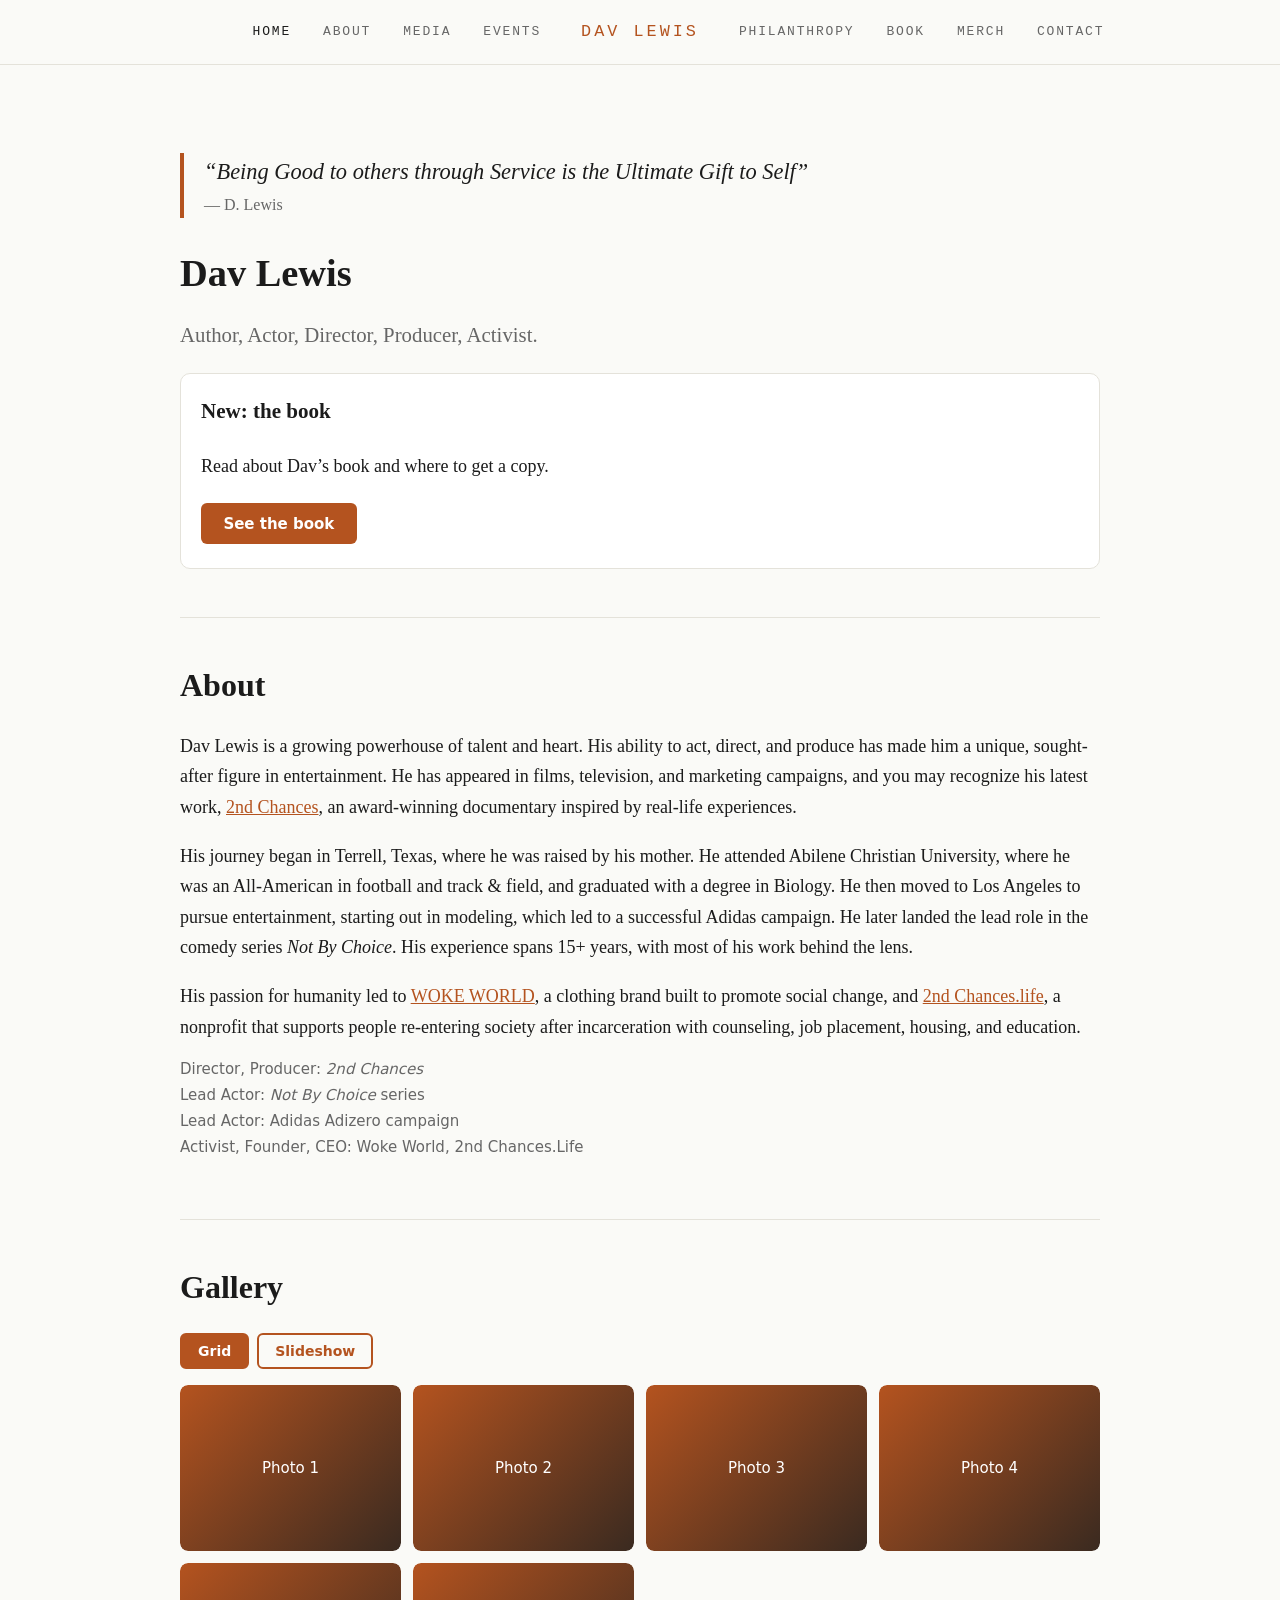
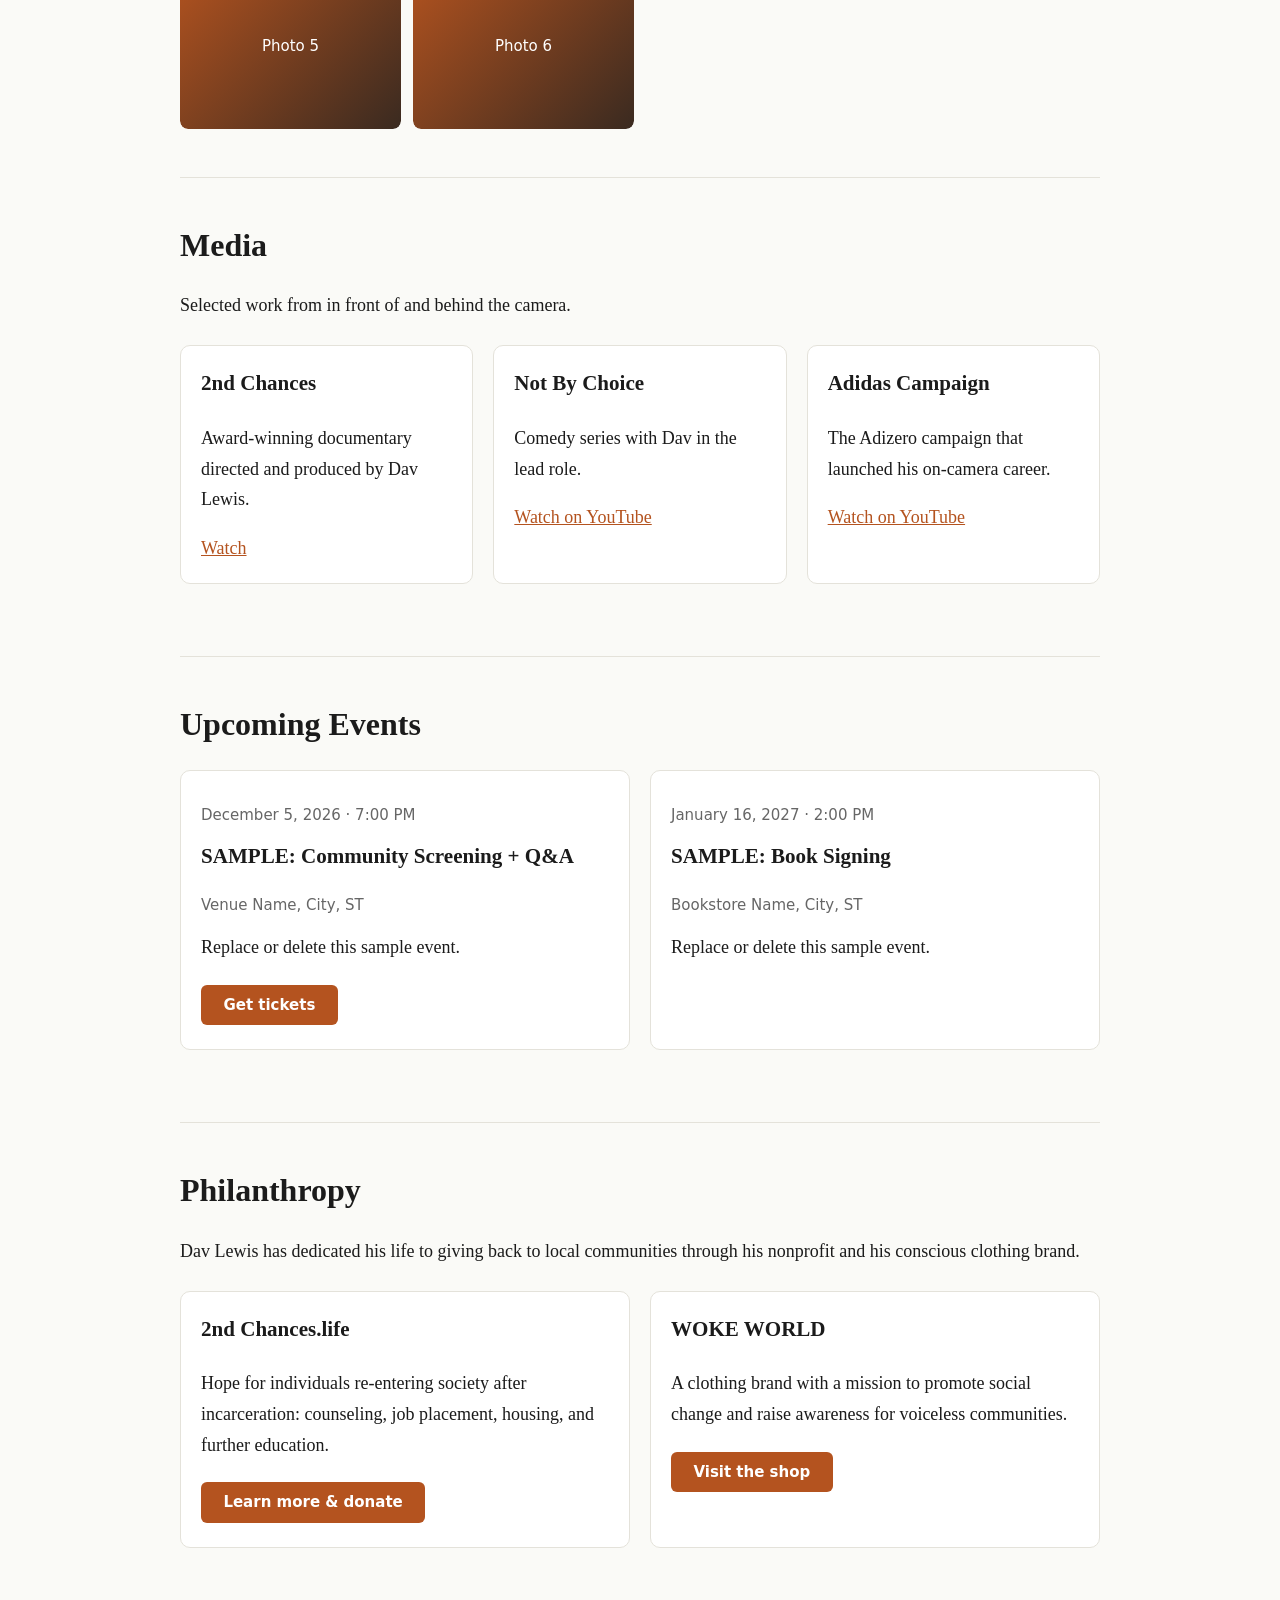
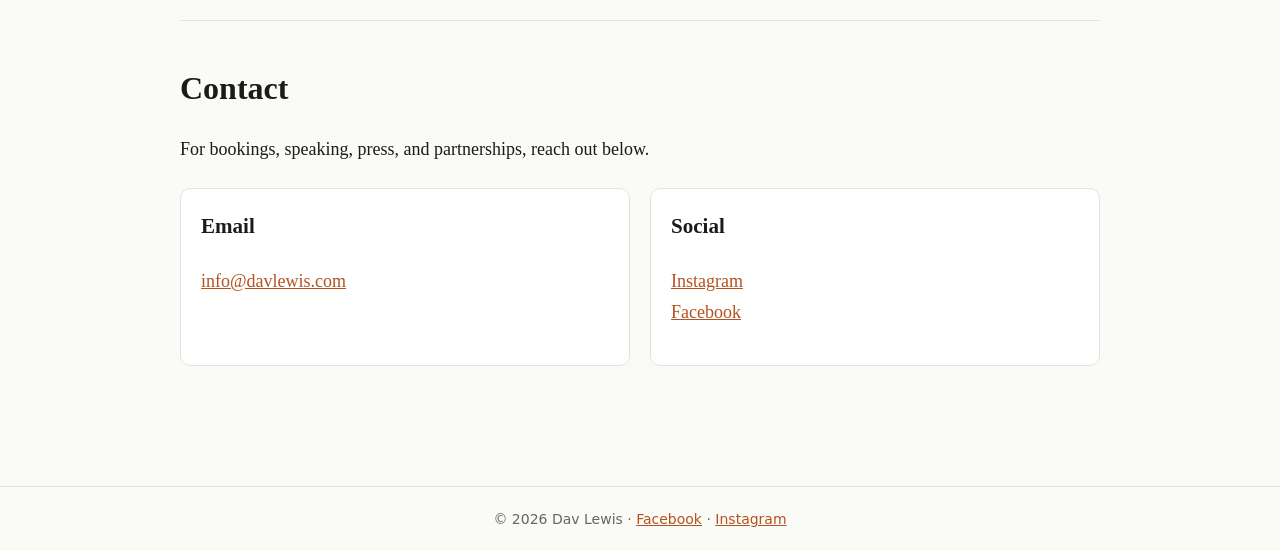
<file: index.html>
<!DOCTYPE html>
<html lang="en">
<head>
<meta charset="utf-8">
<meta name="viewport" content="width=device-width, initial-scale=1">
<title>Dav Lewis</title>
<meta name="description" content="Dav Lewis is an actor, director, producer, activist. Founder of Woke World and nonprofit 2ndchances.life">
<link rel="stylesheet" href="style.css">
</head>
<body data-page="home">
<header></header>
<main></main>
<footer></footer>
<script src="content.js"></script>
<script src="site.js"></script>
</body>
</html>
</file>
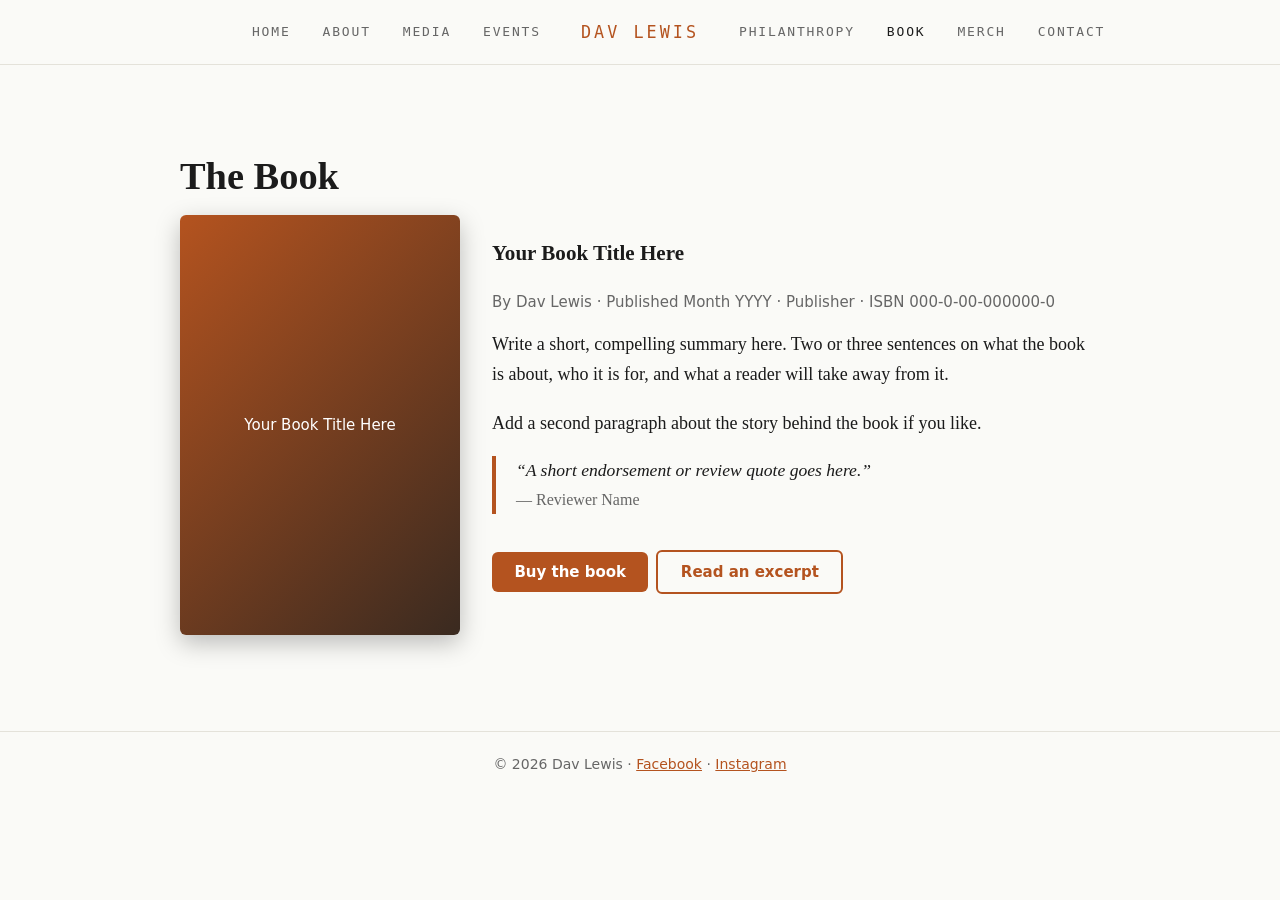
<file: book.html>
<!DOCTYPE html>
<html lang="en">
<head>
<meta charset="utf-8">
<meta name="viewport" content="width=device-width, initial-scale=1">
<title>Dav Lewis</title>
<meta name="description" content="Dav Lewis is an actor, director, producer, activist. Founder of Woke World and nonprofit 2ndchances.life">
<link rel="stylesheet" href="style.css">
</head>
<body data-page="book">
<header></header>
<main></main>
<footer></footer>
<script src="content.js"></script>
<script src="site.js"></script>
</body>
</html>
</file>
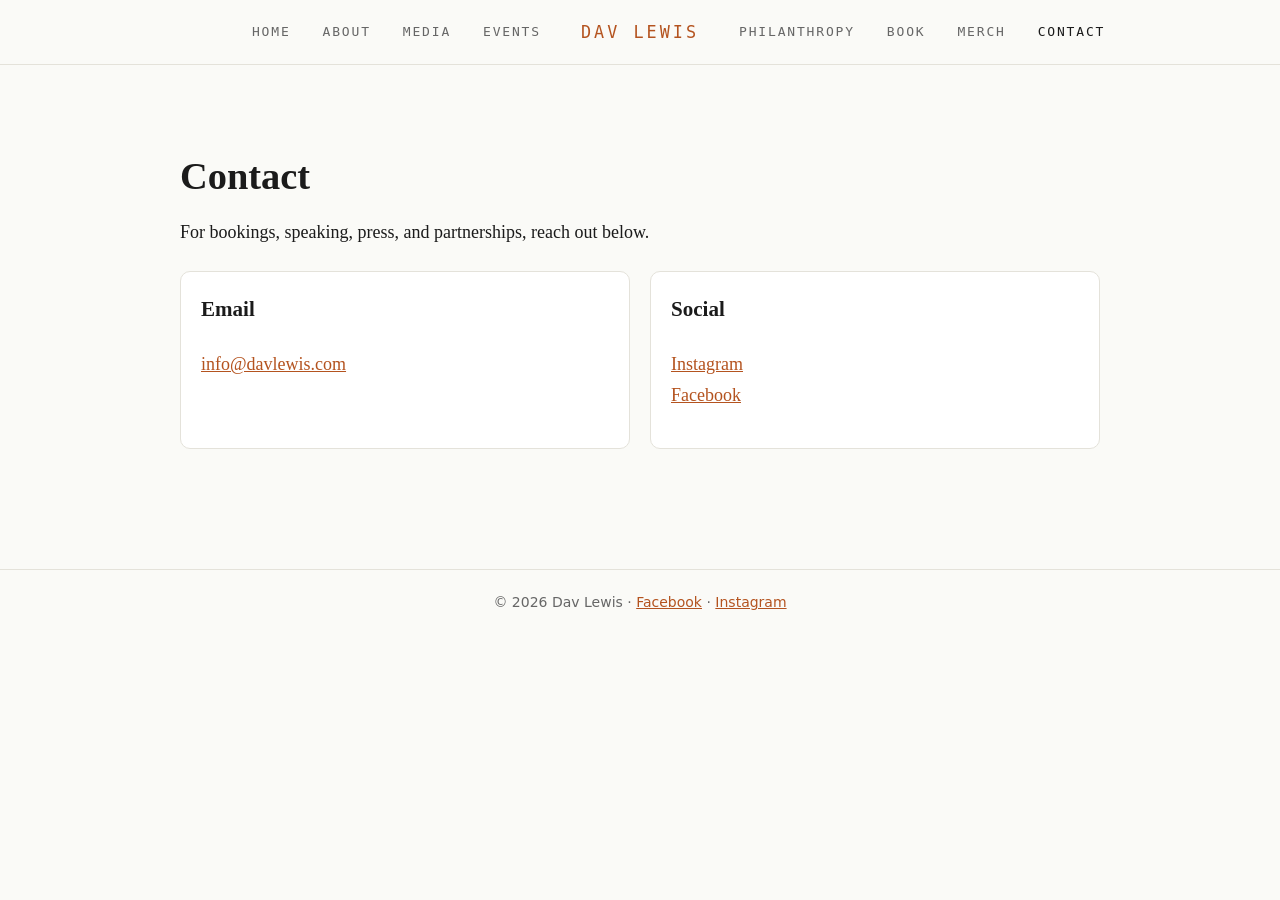
<file: contact.html>
<!DOCTYPE html>
<html lang="en">
<head>
<meta charset="utf-8">
<meta name="viewport" content="width=device-width, initial-scale=1">
<title>Dav Lewis</title>
<meta name="description" content="Dav Lewis is an author, actor, director, producer, activist. Founder of Woke World and nonprofit 2ndchances.life">
<link rel="stylesheet" href="style.css">
</head>
<body data-page="contact">
<header></header>
<main></main>
<footer></footer>
<script src="content.js"></script>
<script src="site.js"></script>
</body>
</html>
</file>
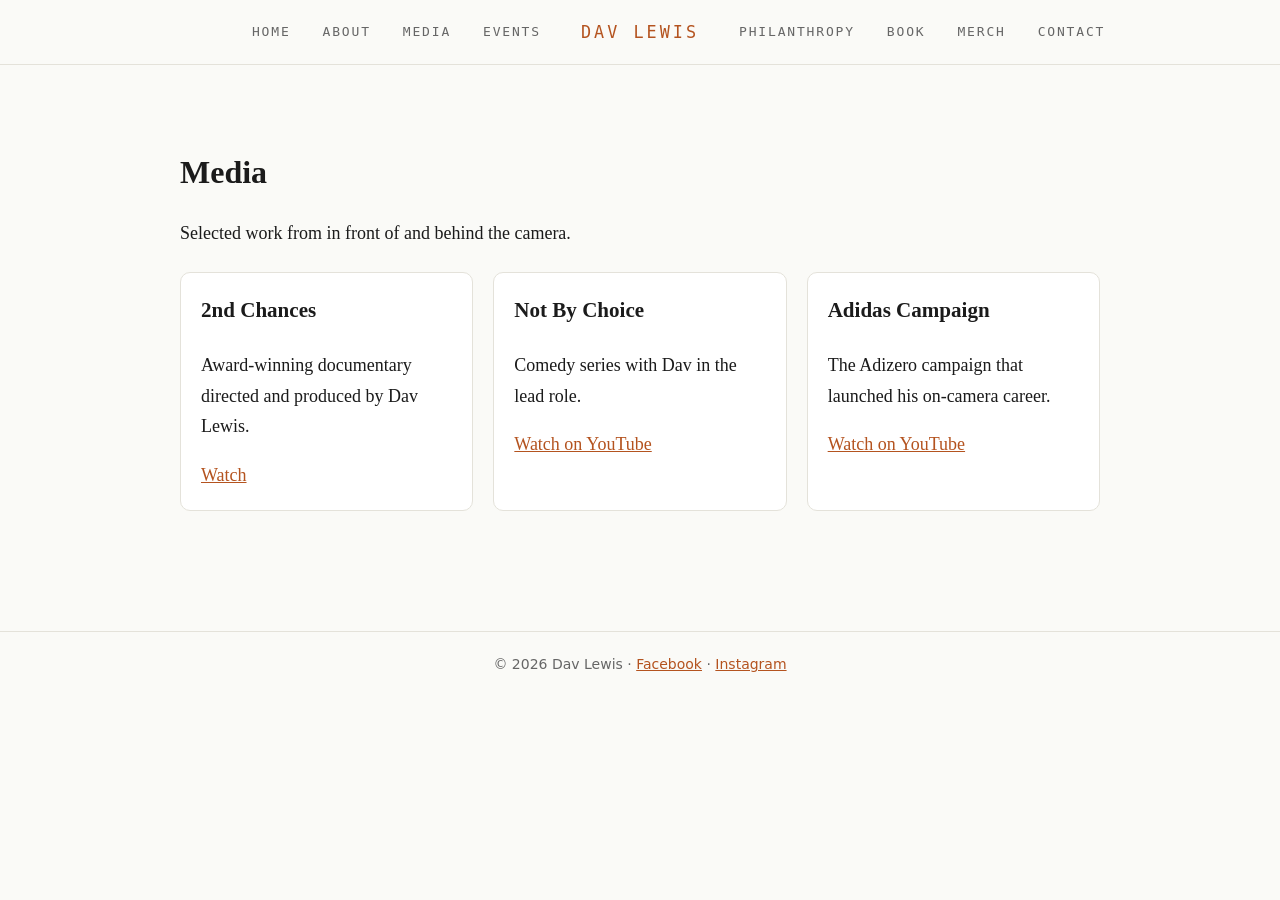
<file: media.html>
<!DOCTYPE html>
<html lang="en">
<head>
<meta charset="utf-8">
<meta name="viewport" content="width=device-width, initial-scale=1">
<title>Media | Dav Lewis</title>
<meta name="description" content="Dav Lewis is an actor, director, producer, activist. Founder of Woke World and nonprofit 2ndchances.life">
<link rel="stylesheet" href="style.css">
</head>
<body data-page="media">
<header></header>
<main></main>
<footer></footer>
<script src="content.js"></script>
<script src="site.js"></script>
</body>
</html>
</file>
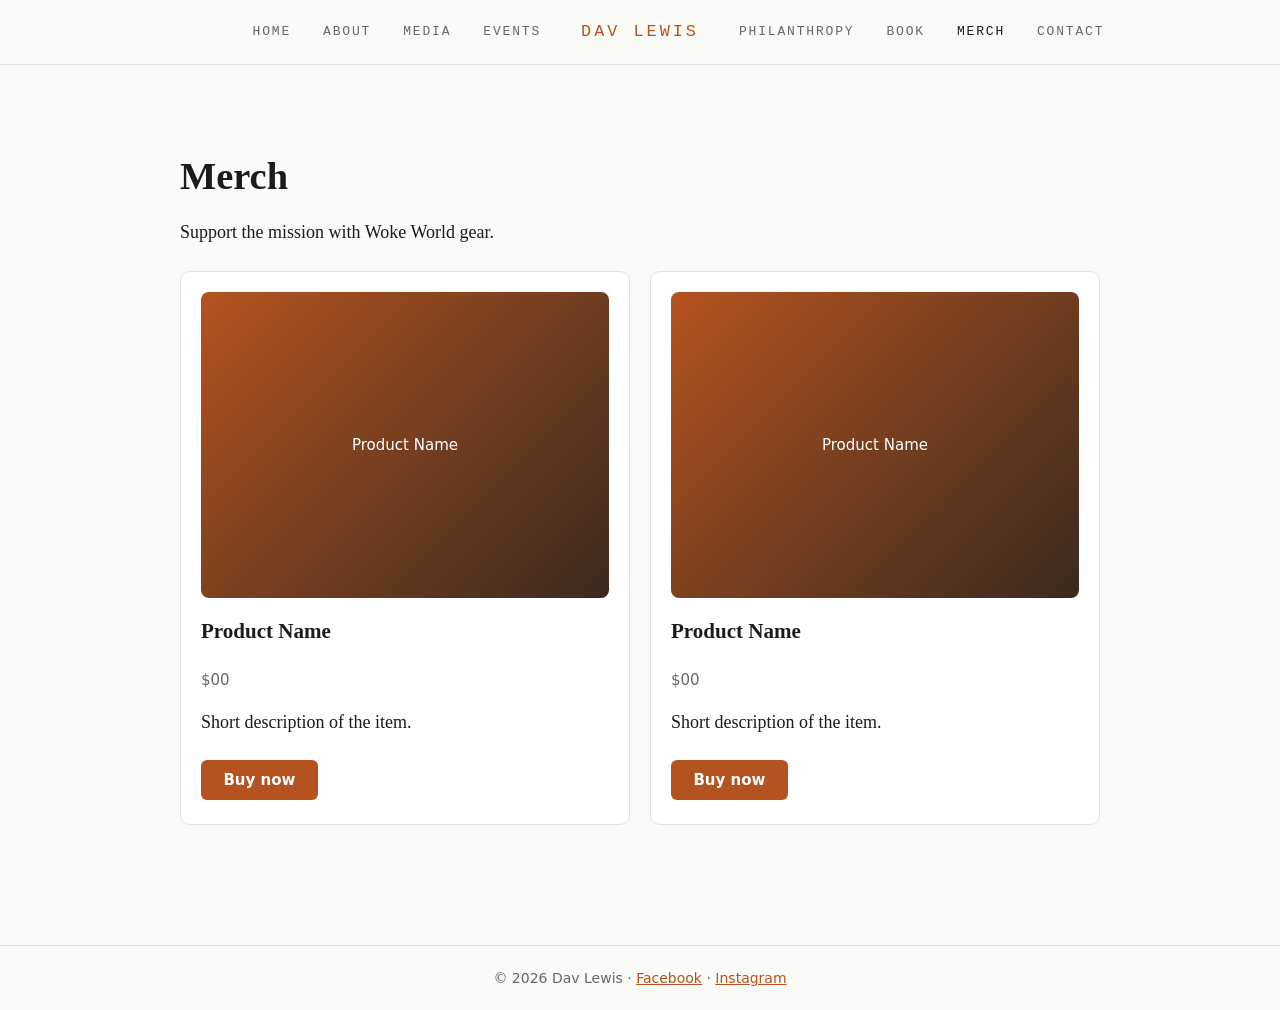
<file: merch.html>
<!DOCTYPE html>
<html lang="en">
<head>
<meta charset="utf-8">
<meta name="viewport" content="width=device-width, initial-scale=1">
<title>Dav Lewis</title>
<meta name="description" content="Dav Lewis is an actor, director, producer, activist. Founder of Woke World and nonprofit 2ndchances.life">
<link rel="stylesheet" href="style.css">
</head>
<body data-page="merch">
<header></header>
<main></main>
<footer></footer>
<script src="content.js"></script>
<script src="site.js"></script>
</body>
</html>
</file>
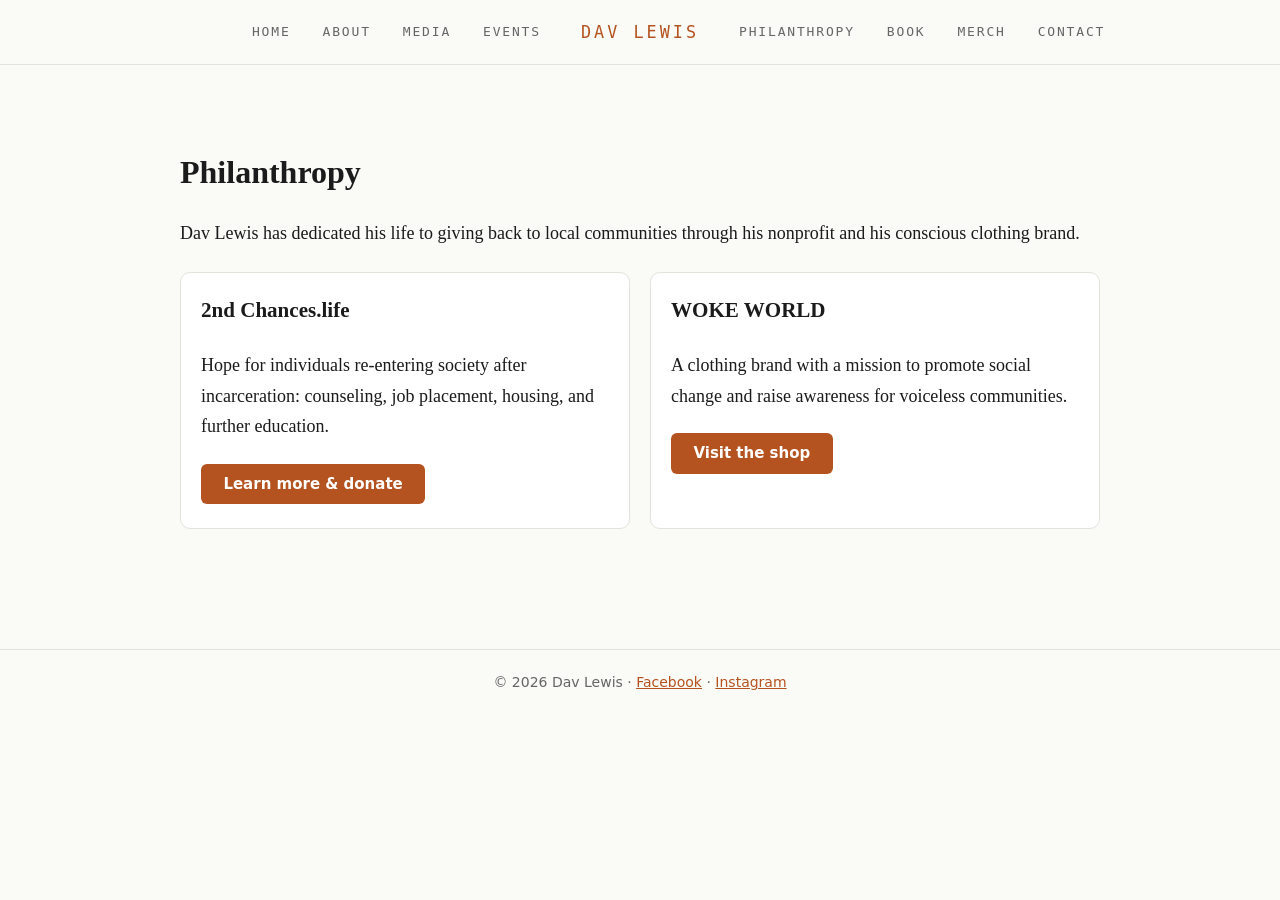
<file: philanthropy.html>
<!DOCTYPE html>
<html lang="en">
<head>
<meta charset="utf-8">
<meta name="viewport" content="width=device-width, initial-scale=1">
<title>Philanthropy | Dav Lewis</title>
<meta name="description" content="Dav Lewis is an actor, director, producer, activist. Founder of Woke World and nonprofit 2ndchances.life">
<link rel="stylesheet" href="style.css">
</head>
<body data-page="philanthropy">
<header></header>
<main></main>
<footer></footer>
<script src="content.js"></script>
<script src="site.js"></script>
</body>
</html>
</file>
<file: style.css>
:root{--bg:#fafaf7;--fg:#1b1b1b;--muted:#666;--accent:#b4531f;--card:#fff;--line:#e4e2da}
@media (prefers-color-scheme:dark){:root{--bg:#141414;--fg:#f0eee8;--muted:#a09d95;--accent:#e08a57;--card:#1d1d1d;--line:#2d2d2d}}
*{box-sizing:border-box}
body{margin:0;background:var(--bg);color:var(--fg);font:18px/1.7 Georgia,"Times New Roman",serif}
a{color:var(--accent)}
header{border-bottom:1px solid var(--line);padding:1rem 1.25rem;display:flex;flex-wrap:wrap;gap:.75rem 2rem;align-items:center;justify-content:space-between;max-width:960px;margin:auto}
.brand{font-size:1.4rem;font-weight:bold;letter-spacing:.04em;text-decoration:none;color:var(--fg)}
nav{display:flex;flex-wrap:wrap;gap:1.1rem;font:15px/1 system-ui,sans-serif;text-transform:uppercase;letter-spacing:.08em}
nav a{text-decoration:none;color:var(--muted);padding-bottom:4px}
nav a:hover,nav a[aria-current]{color:var(--fg);border-bottom:2px solid var(--accent)}
main{max-width:960px;margin:auto;padding:2.5rem 1.25rem 3rem}
h1,h2{line-height:1.2}
h1{font-size:2.4rem;margin:0 0 1rem}
blockquote{margin:0 0 2rem;padding-left:1.25rem;border-left:4px solid var(--accent);font-size:1.4rem;font-style:italic}
blockquote cite{display:block;font-size:1rem;color:var(--muted);font-style:normal}
.roles{list-style:none;padding:0;display:grid;gap:.5rem;font:15px system-ui,sans-serif;color:var(--muted)}
.cards{display:grid;gap:1.25rem;grid-template-columns:repeat(auto-fit,minmax(260px,1fr));margin:1.5rem 0}
.card{background:var(--card);border:1px solid var(--line);border-radius:10px;padding:1.25rem}
.card h3{margin-top:0}
.book{display:grid;gap:2rem;grid-template-columns:minmax(0,280px) 1fr;align-items:start}
.cover{aspect-ratio:2/3;width:100%;border-radius:6px;background:linear-gradient(135deg,var(--accent),#3a2a20);color:#fff;display:flex;align-items:center;justify-content:center;text-align:center;padding:1rem;font-size:1.4rem;box-shadow:0 8px 24px rgba(0,0,0,.25)}
img.cover{object-fit:cover;padding:0}
.btn{display:inline-block;background:var(--accent);color:#fff;text-decoration:none;padding:.7rem 1.4rem;border-radius:6px;font:600 15px system-ui,sans-serif;margin:.25rem .5rem .25rem 0}
.btn.alt{background:transparent;color:var(--accent);border:2px solid var(--accent)}
.meta{font:15px system-ui,sans-serif;color:var(--muted)}
footer{border-top:1px solid var(--line);text-align:center;padding:1.5rem;font:14px system-ui,sans-serif;color:var(--muted)}
@media(max-width:700px){.book{grid-template-columns:1fr}.cover{max-width:240px}}
/* One-page layout */
html{scroll-behavior:smooth}
header{position:sticky;top:0;z-index:10;max-width:none;padding:.9rem max(1.25rem,calc((100% - 960px)/2));background:var(--bg)}
section{padding:3rem 0;scroll-margin-top:4.5rem;border-bottom:1px solid var(--line)}
section:last-child{border-bottom:0}
section h2{font-size:2rem;margin-top:0}
@media(prefers-reduced-motion:reduce){html{scroll-behavior:auto}}
/* Gallery, events, merch */
nav{gap:.5rem 1rem;font-size:13px}
.lead{font-size:1.3rem;color:var(--muted)}
.tabs{display:flex;gap:.5rem;margin-bottom:1rem}
.tabs button{font:600 14px system-ui,sans-serif;padding:.5rem 1rem;border-radius:6px;border:2px solid var(--accent);background:transparent;color:var(--accent);cursor:pointer}
.tabs button[aria-pressed="true"]{background:var(--accent);color:#fff}
.grid{display:grid;gap:.75rem;grid-template-columns:repeat(auto-fill,minmax(180px,1fr))}
.tile{padding:0;border:0;background:none;cursor:pointer;border-radius:8px;overflow:hidden}
.pic{display:block;width:100%;aspect-ratio:4/3;object-fit:cover;border-radius:8px}
.ph{display:flex;align-items:center;justify-content:center;background:linear-gradient(135deg,var(--accent),#3a2a20);color:#fff;font:15px system-ui,sans-serif;text-align:center;padding:.5rem}
.show{position:relative;max-width:800px;margin:auto}
.show .pic{aspect-ratio:3/2}
.arrow{position:absolute;top:calc(50% - 2.5rem);width:2.8rem;height:2.8rem;border-radius:50%;border:0;background:rgba(0,0,0,.55);color:#fff;font-size:1.8rem;line-height:1;cursor:pointer}
.arrow.prev{left:.6rem}.arrow.next{right:.6rem}
.cap{text-align:center;font:15px system-ui,sans-serif;color:var(--muted)}
.card .pic{margin-bottom:1rem}
/* Top bar: name centered, menu split left and right */
body{overflow-x:hidden}
header{--hf:var(--muted);--hc:var(--fg);--hb:var(--accent);display:grid;grid-template-columns:1fr auto 1fr;align-items:center;gap:0 2.5rem;max-width:none;padding:1.1rem 2rem;transition:background .25s,border-color .25s}
header,header nav a,.brand{font-family:"IBM Plex Mono",ui-monospace,SFMono-Regular,Menlo,Consolas,monospace}
header nav{display:flex;flex-wrap:wrap;gap:.4rem 2rem;font-size:13px;letter-spacing:.14em;justify-content:flex-start}
header nav:first-child{justify-content:flex-end}
header nav a{color:var(--hf);border-bottom:0;padding:0}
header nav a:hover,header nav a[aria-current]{color:var(--hc);border-bottom:0}
.brand{color:var(--hb);font-size:1.05rem;font-weight:400;letter-spacing:.18em;text-transform:uppercase}
body.has-hero header{position:fixed;left:0;right:0;top:0}
body.has-hero header:not(.solid){--hf:rgba(255,255,255,.7);--hc:#fff;--hb:#e8cfae;background:transparent;border-bottom-color:transparent}
body.has-hero main{padding-top:0}
.hero{width:100vw;margin-left:calc(50% - 50vw);min-height:100vh;padding:7rem max(1.25rem,calc((100vw - 960px)/2)) 3rem;display:flex;flex-direction:column;justify-content:flex-end;background-size:cover;background-position:center top;color:#fff;border-bottom:0}
.hero .lead,.hero blockquote cite{color:rgba(255,255,255,.85)}
.hero .card{color:var(--fg)}
@media(max-width:860px){
header{display:flex;flex-direction:column;gap:.6rem;padding:.8rem 1rem}
.brand{order:-1}
header nav,header nav:first-child{justify-content:center;gap:.4rem 1.1rem}
section{scroll-margin-top:7rem}
}
</file>
